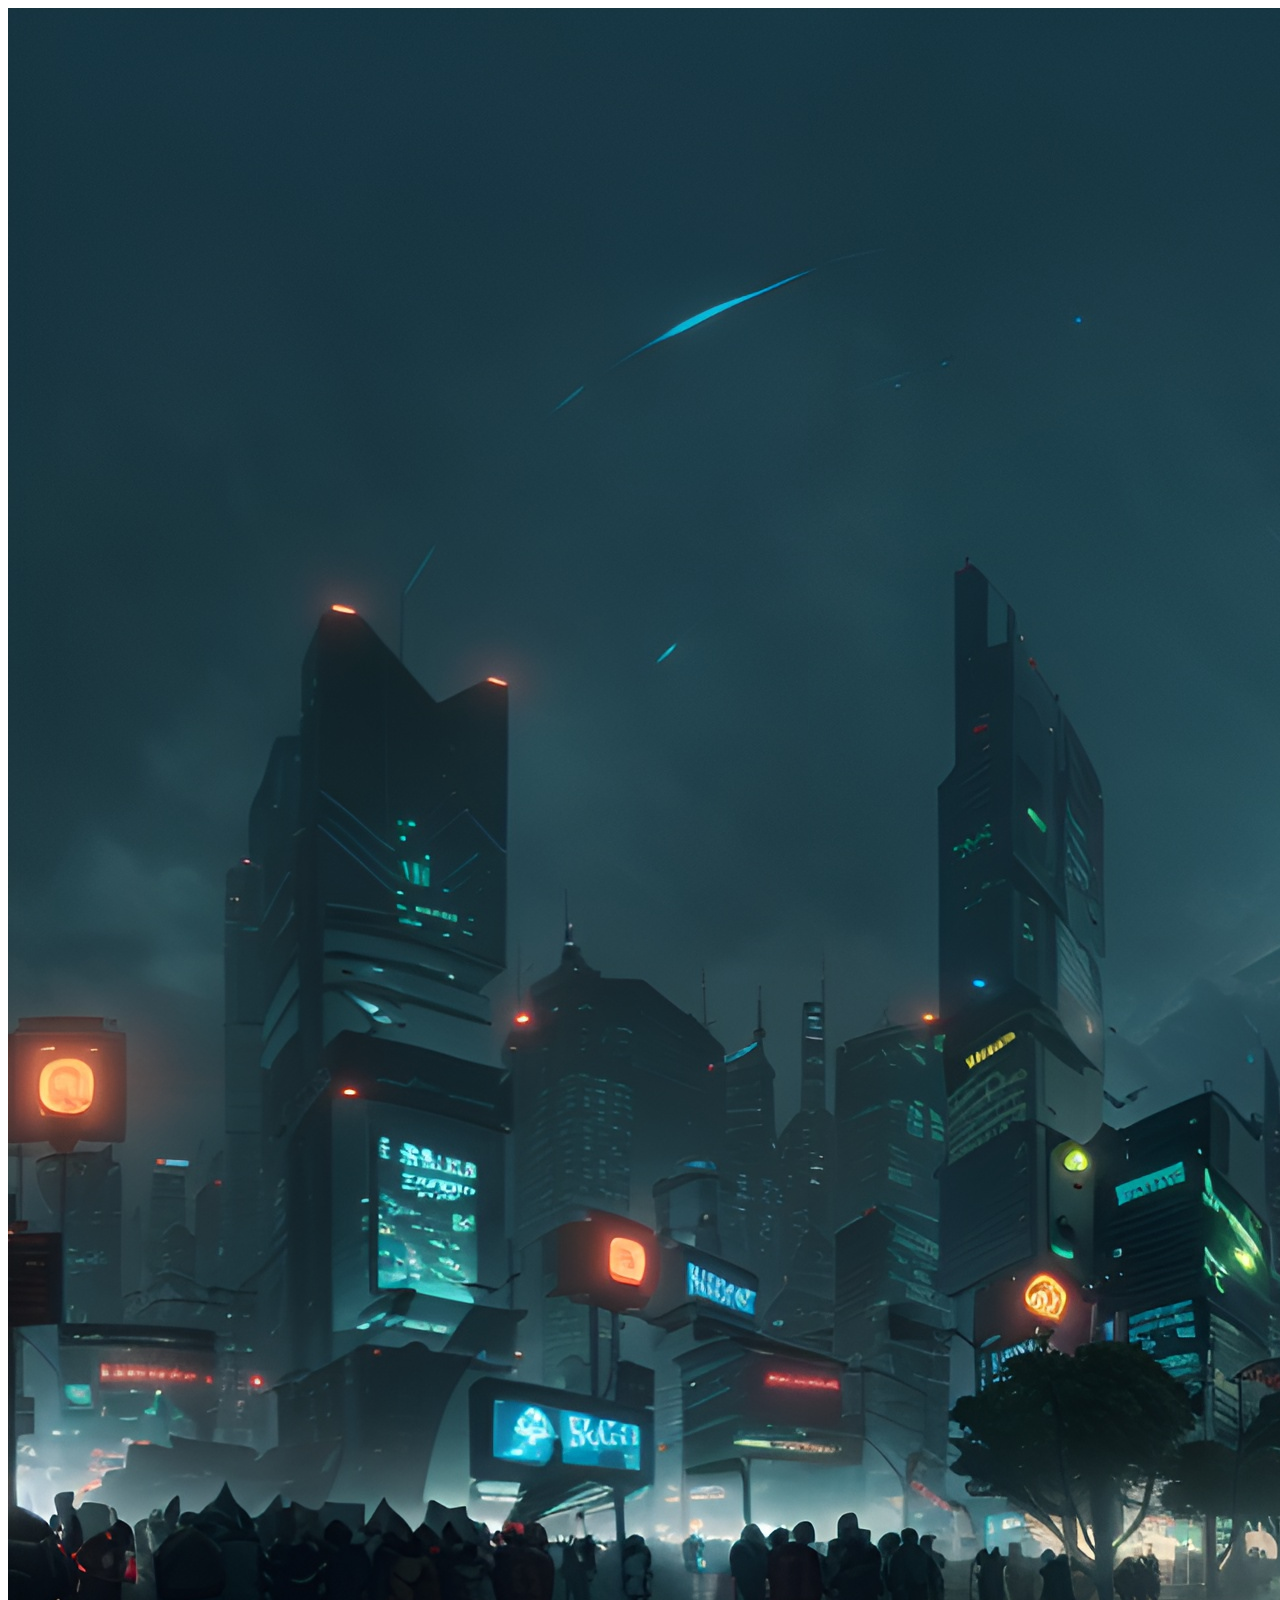
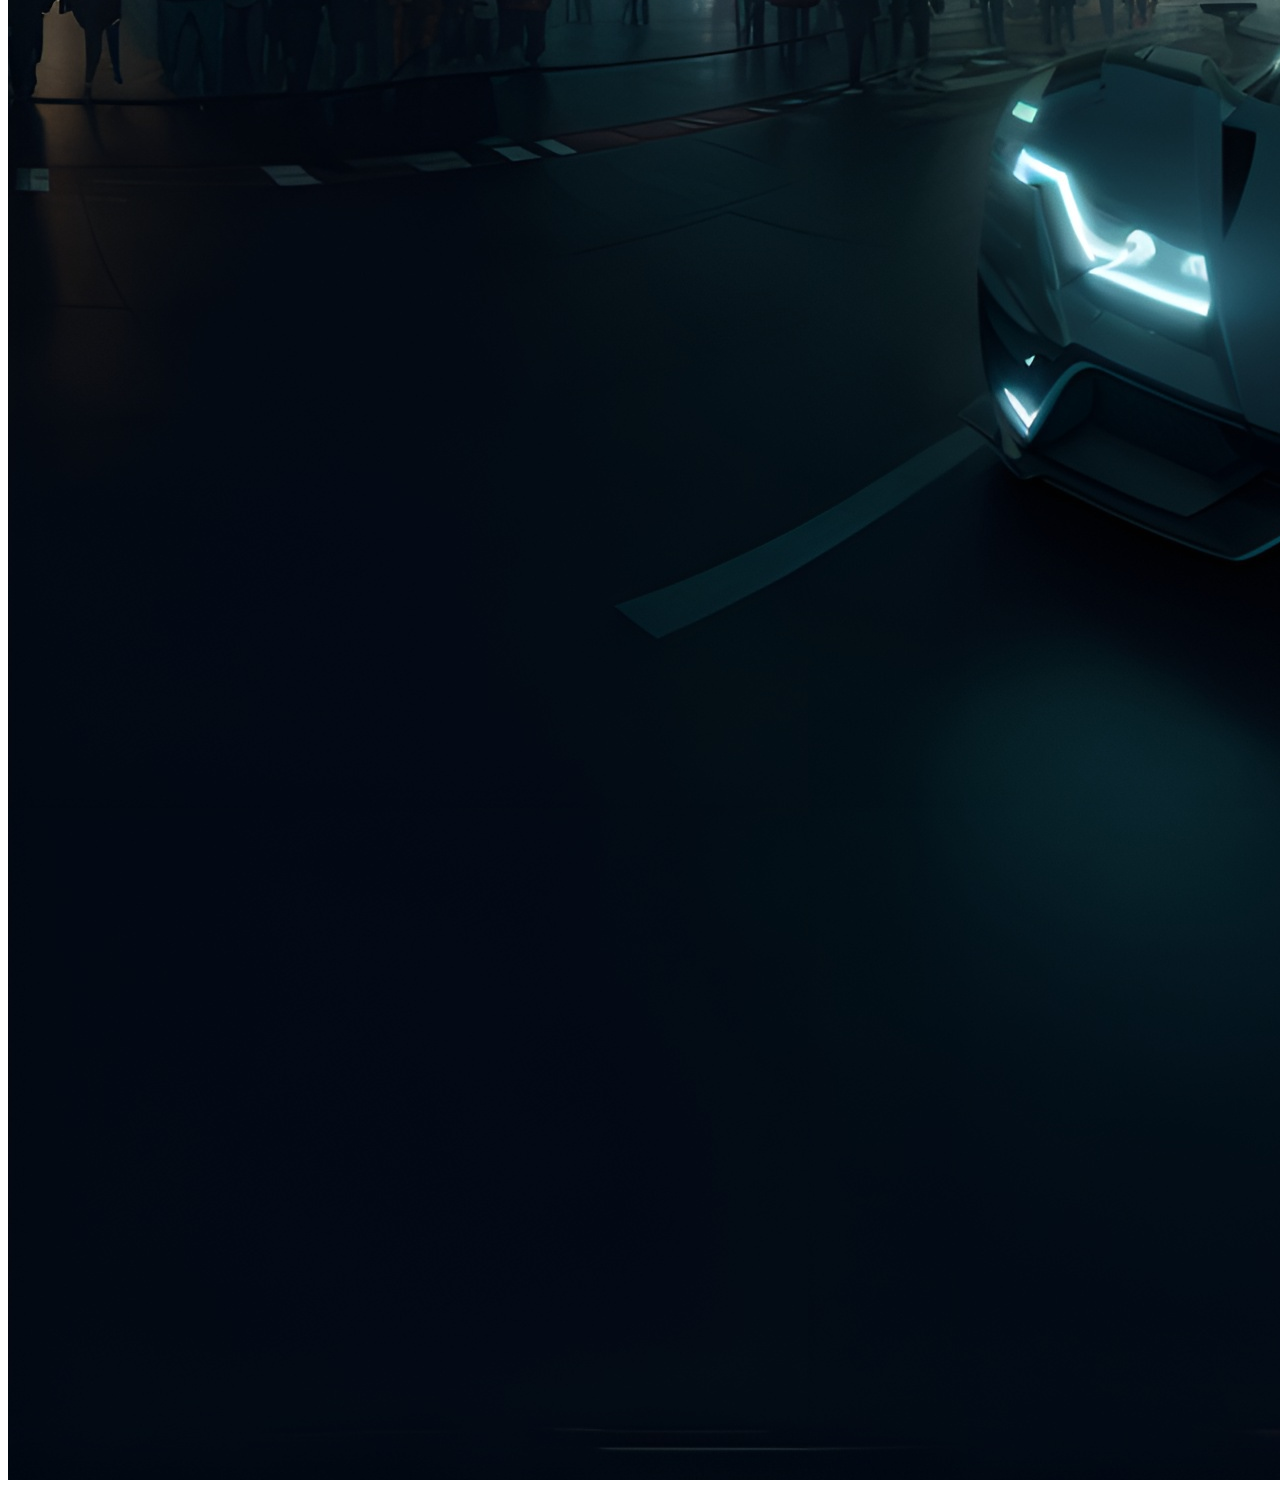
<file: cityone.html>
<!DOCTYPE html>
<html lang="en">
<head>
  <meta charset="UTF-8">
  <meta name="viewport" content="width=device-width, initial-scale=1.0">
  <title>Cityone</title>
  <script src="https://aframe.io/releases/1.2.0/aframe.min.js"></script>
</head>
<body>
  <div class="container">
    <a-scene>
      <a-assets>
        <img id="cityone" src="cityone.jpg">
      </a-assets>
      <a-sky src="#cityone"></a-sky>
      <a-camera>
        <a-cursor></a-cursor>
      </a-camera>
    </a-scene>
  </div>
</body>
</html>
</file>
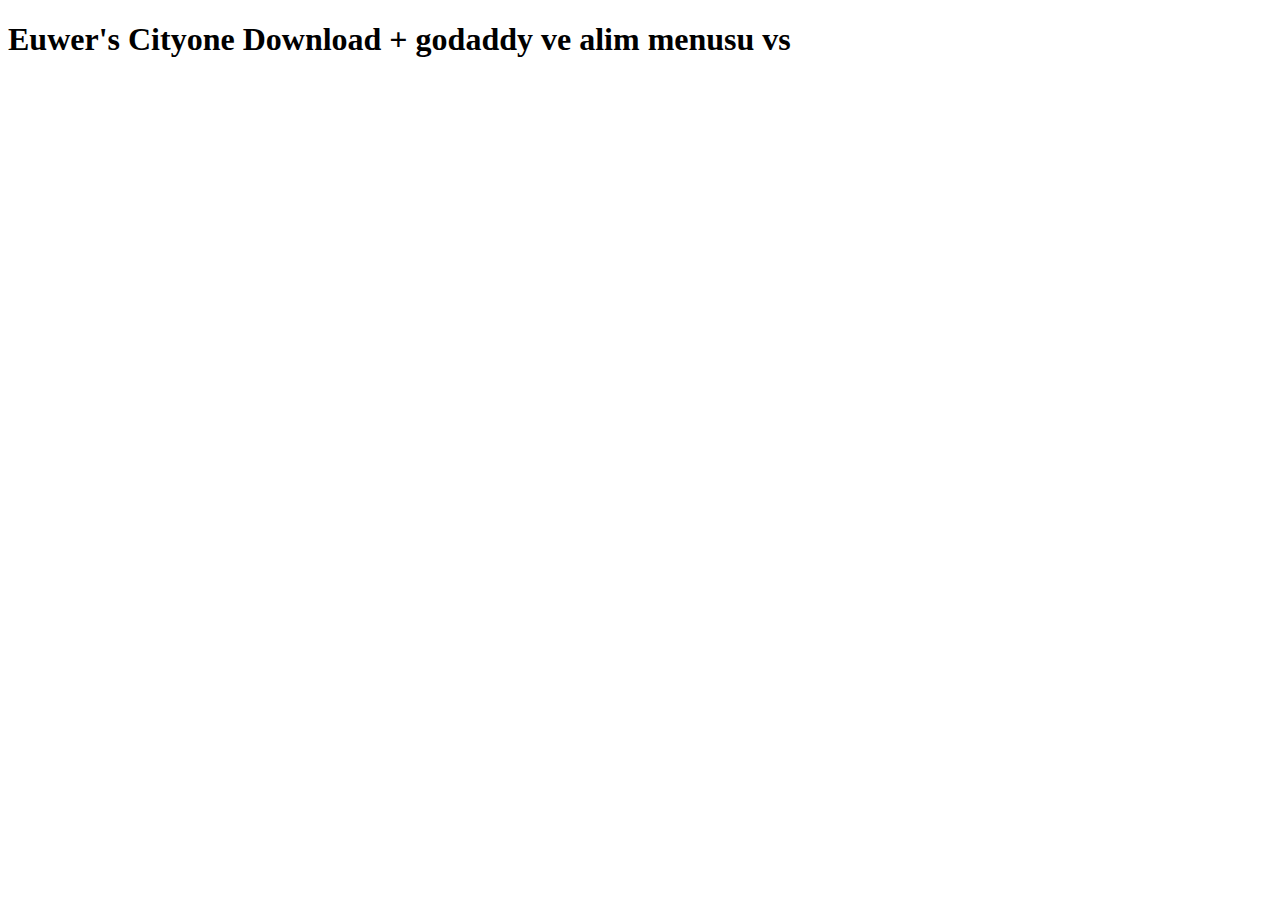
<file: cityonedownload.html>
<!DOCTYPE html>
<html lang="en">
<head>
  <meta charset="UTF-8">
  <meta name="viewport" content="width=device-width, initial-scale=1.0">
  <title>Euwer's Cityone Download</title>
</head>
<body>
    <h1>Euwer's Cityone Download + godaddy ve alim menusu vs</h1>
</body>
</html>
</file>
